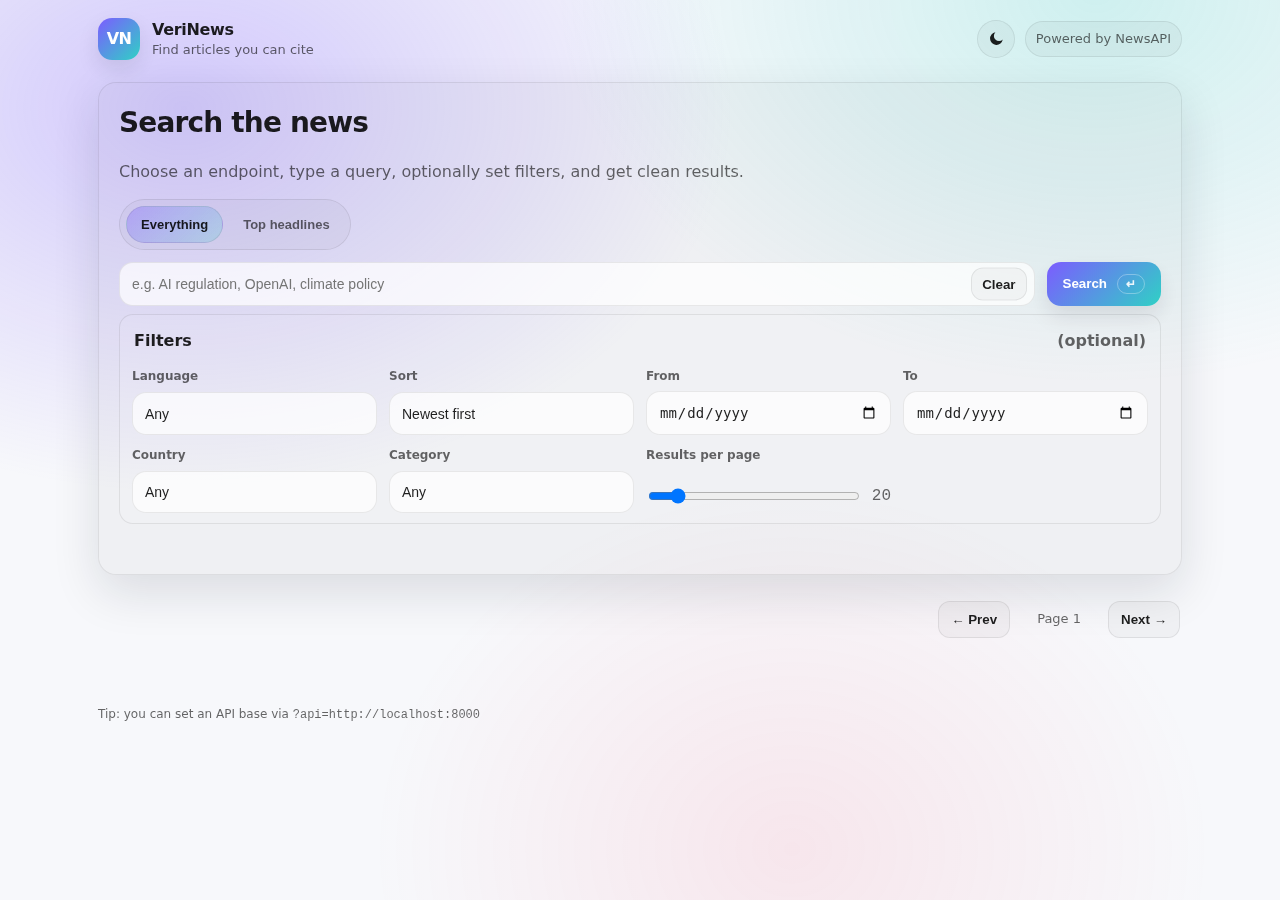
<file: Public/index.html>
<!DOCTYPE html>
<html lang="en">
  <head>
    <meta charset="UTF-8" />
    <meta name="viewport" content="width=device-width, initial-scale=1" />
    <title>VeriNews • Search verified news</title>
    <meta name="description" content="A clean news search UI powered by your Python backend + NewsAPI." />
    <link rel="stylesheet" href="styles.css" />
  </head>
  <body>
    <div class="bg"></div>

    <header class="topbar">
      <div class="brand" aria-label="VeriNews">
        <div class="brand__mark" aria-hidden="true">VN</div>
        <div class="brand__text">
          <div class="brand__name">VeriNews</div>
          <div class="brand__tag">Find articles you can cite</div>
        </div>
      </div>

      <div class="topbar__actions">
        <button class="icon-btn" id="themeToggle" type="button" aria-label="Toggle theme" title="Toggle theme">
          <svg viewBox="0 0 24 24" width="18" height="18" aria-hidden="true">
            <path
              d="M21 12.8A8.5 8.5 0 1 1 11.2 3a6.5 6.5 0 1 0 9.8 9.8Z"
              fill="currentColor"
            />
          </svg>
        </button>
        <a class="pill" href="https://newsapi.org" target="_blank" rel="noreferrer noopener">Powered by NewsAPI</a>
      </div>
    </header>

    <main class="container">
      <section class="search-card" aria-label="Search">
        <div class="search-card__top">
          <h1 class="h1">Search the news</h1>
          <p class="muted">
            Choose an endpoint, type a query, optionally set filters, and get clean results.
          </p>
        </div>

        <div class="controls">
          <div class="segmented" role="tablist" aria-label="Endpoint">
            <button class="segmented__btn is-active" id="tabEverything" type="button" data-endpoint="everything" role="tab" aria-selected="true">
              Everything
            </button>
            <button class="segmented__btn" id="tabTop" type="button" data-endpoint="top-headlines" role="tab" aria-selected="false">
              Top headlines
            </button>
          </div>

          <div class="search-row">
            <div class="search-input">
              <label class="sr-only" for="query">Keywords</label>
              <input
                id="query"
                type="text"
                inputmode="search"
                placeholder="e.g. AI regulation, OpenAI, climate policy"
                autocomplete="off"
              />
              <button id="clearBtn" class="ghost" type="button" aria-label="Clear search" title="Clear">Clear</button>
            </div>
            <button id="searchBtn" class="primary" type="button">
              <span class="primary__text">Search</span>
              <span class="primary__kbd" aria-hidden="true">↵</span>
            </button>
          </div>
        </div>

        <details class="advanced" open>
          <summary>
            <span>Filters</span>
            <span class="muted">(optional)</span>
          </summary>

          <div class="filters" role="group" aria-label="Filters">
            <!-- Everything-only -->
            <div class="field" data-scope="everything">
              <label for="language">Language</label>
              <select id="language">
                <option value="">Any</option>
                <option value="en">English</option>
                <option value="ru">Russian</option>
                <option value="de">German</option>
                <option value="fr">French</option>
                <option value="es">Spanish</option>
                <option value="it">Italian</option>
                <option value="pt">Portuguese</option>
                <option value="nl">Dutch</option>
              </select>
            </div>

            <div class="field" data-scope="everything">
              <label for="sort_by">Sort</label>
              <select id="sort_by">
                <option value="publishedAt" selected>Newest first</option>
                <option value="relevancy">Most relevant</option>
                <option value="popularity">Most popular</option>
              </select>
            </div>

            <div class="field" data-scope="everything">
              <label for="from">From</label>
              <input id="from" type="date" />
            </div>

            <div class="field" data-scope="everything">
              <label for="to">To</label>
              <input id="to" type="date" />
            </div>

            <!-- Top-headlines-only -->
            <div class="field" data-scope="top-headlines" hidden>
              <label for="country">Country</label>
              <select id="country">
                <option value="">Any</option>
                <option value="us">United States</option>
                <option value="gb">United Kingdom</option>
                <option value="nl">Netherlands</option>
                <option value="de">Germany</option>
                <option value="fr">France</option>
                <option value="it">Italy</option>
                <option value="es">Spain</option>
                <option value="ca">Canada</option>
                <option value="au">Australia</option>
                <option value="ru">Russia</option>
                <option value="ua">Ukraine</option>
                <option value="tr">Turkey</option>
              </select>
            </div>

            <div class="field" data-scope="top-headlines" hidden>
              <label for="category">Category</label>
              <select id="category">
                <option value="">Any</option>
                <option value="business">Business</option>
                <option value="entertainment">Entertainment</option>
                <option value="general">General</option>
                <option value="health">Health</option>
                <option value="science">Science</option>
                <option value="sports">Sports</option>
                <option value="technology">Technology</option>
              </select>
            </div>

            <!-- Common -->
            <div class="field">
              <label for="page_size">Results per page</label>
              <div class="range">
                <input id="page_size" type="range" min="10" max="100" step="10" value="20" />
                <output id="pageSizeOut" for="page_size">20</output>
              </div>
            </div>
          </div>
        </details>

        <div class="status" id="status" role="status" aria-live="polite"></div>
      </section>

      <section class="results" aria-label="Results">
        <div class="results-bar">
          <div class="results-meta" id="resultsMeta"></div>
          <div class="pager" aria-label="Pagination">
            <button id="prevPage" class="ghost" type="button">← Prev</button>
            <div class="pager__text" id="pageIndicator">Page 1</div>
            <button id="nextPage" class="ghost" type="button">Next →</button>
          </div>
        </div>

        <div class="grid" id="articles"></div>
      </section>
    </main>

    <footer class="footer">
      <div class="muted">
        Tip: you can set an API base via <span class="mono">?api=http://localhost:8000</span>
      </div>
    </footer>

    <script src="script.js" defer></script>
  </body>
</html>
</file>
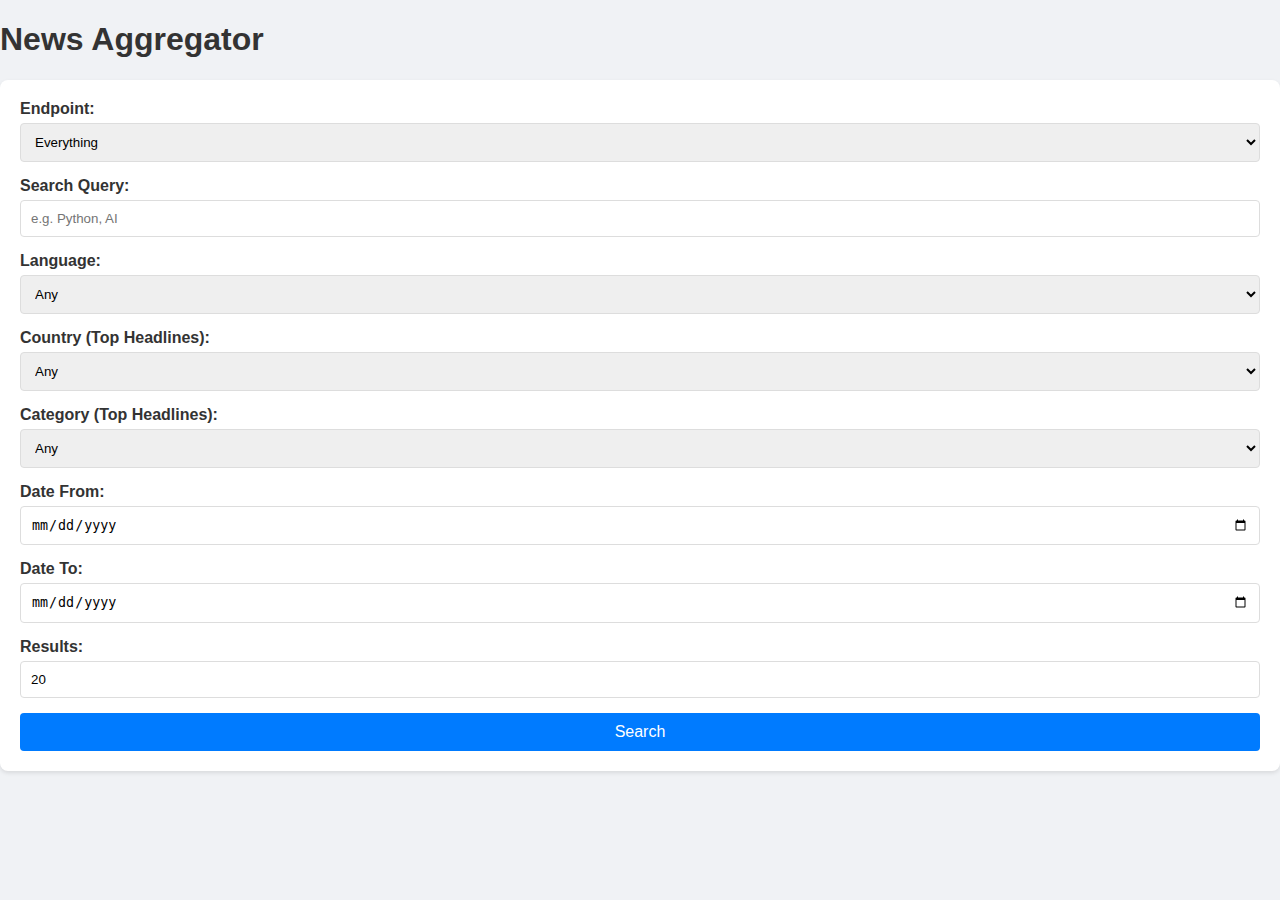
<file: src/index.html>
<!DOCTYPE html>
<html lang="en">
<head>
    <meta charset="UTF-8">
    <title>News Aggregator</title>
    <link rel="stylesheet" href="styles.css">
</head>
<body>
    <h1>News Aggregator</h1>

    <div class="form-container">
        <div class="form-group">
            <label for="endpoint">Endpoint:</label>
            <select id="endpoint">
                <option value="everything">Everything</option>
                <option value="top-headlines">Top Headlines</option>
            </select>
        </div>

        <div class="form-group">
            <label for="query">Search Query:</label>
            <input type="text" id="query" placeholder="e.g. Python, AI">
        </div>

        <div class="form-group">
            <label for="language">Language:</label>
            <select id="language">
                <option value="">Any</option>
                <option value="en">English</option>
                <option value="ru">Russian</option>
                <option value="de">German</option>
                <option value="fr">French</option>
                <option value="es">Spanish</option>
            </select>
        </div>

        <div class="form-group">
            <label for="country">Country (Top Headlines):</label>
            <select id="country">
                <option value="">Any</option>
                <option value="us">United States</option>
                <option value="gb">United Kingdom</option>
                <option value="ru">Russia</option>
                <option value="de">Germany</option>
                <option value="fr">France</option>
            </select>
        </div>

        <div class="form-group">
            <label for="category">Category (Top Headlines):</label>
            <select id="category">
                <option value="">Any</option>
                <option value="business">Business</option>
                <option value="entertainment">Entertainment</option>
                <option value="general">General</option>
                <option value="health">Health</option>
                <option value="science">Science</option>
                <option value="sports">Sports</option>
                <option value="technology">Technology</option>
            </select>
        </div>

        <div class="form-group">
            <label for="from">Date From:</label>
            <input type="date" id="from">
        </div>

        <div class="form-group">
            <label for="to">Date To:</label>
            <input type="date" id="to">
        </div>

        <div class="form-group">
            <label for="page_size">Results:</label>
            <input type="number" id="page_size" value="20" min="1" max="100">
        </div>

        <button id="searchBtn">Search</button>
    </div>

    <div class="articles" id="articles"></div>

    <script src="script.js"></script>
</body>
</html>
</file>
<file: Public/styles.css>
:root {
  --bg: #0b0f16;
  --panel: rgba(255, 255, 255, 0.06);
  --panel-2: rgba(255, 255, 255, 0.10);
  --stroke: rgba(255, 255, 255, 0.10);
  --text: rgba(255, 255, 255, 0.92);
  --muted: rgba(255, 255, 255, 0.66);
  --shadow: 0 16px 50px rgba(0, 0, 0, 0.45);
  --shadow-sm: 0 10px 24px rgba(0, 0, 0, 0.35);
  --radius: 18px;
  --radius-sm: 14px;
  --focus: 0 0 0 4px rgba(124, 92, 255, 0.25);
  --accent: #7c5cff;
  --accent-2: #2fd1c5;
  --danger: #ff4d6d;
  --ok: #2fd1c5;
  --mono: ui-monospace, SFMono-Regular, Menlo, Monaco, Consolas, "Liberation Mono", "Courier New", monospace;
}

/* Light theme */
html[data-theme="light"] {
  --bg: #f7f8fb;
  --panel: rgba(0, 0, 0, 0.03);
  --panel-2: rgba(0, 0, 0, 0.06);
  --stroke: rgba(0, 0, 0, 0.08);
  --text: rgba(0, 0, 0, 0.88);
  --muted: rgba(0, 0, 0, 0.60);
  --shadow: 0 18px 48px rgba(16, 24, 40, 0.12);
  --shadow-sm: 0 10px 22px rgba(16, 24, 40, 0.10);
  --focus: 0 0 0 4px rgba(124, 92, 255, 0.20);
}

* { box-sizing: border-box; }

html, body {
  height: 100%;
}

body {
  margin: 0;
  font-family: ui-sans-serif, system-ui, -apple-system, Segoe UI, Roboto, Helvetica, Arial, "Apple Color Emoji", "Segoe UI Emoji";
  background: var(--bg);
  color: var(--text);
  line-height: 1.45;
  overflow-x: hidden;
}

.bg {
  position: fixed;
  inset: -120px;
  background:
    radial-gradient(1000px 700px at 20% 20%, rgba(124, 92, 255, 0.30), transparent 55%),
    radial-gradient(900px 650px at 80% 10%, rgba(47, 209, 197, 0.20), transparent 60%),
    radial-gradient(700px 600px at 60% 85%, rgba(255, 77, 109, 0.10), transparent 60%);
  filter: blur(0px);
  z-index: -1;
}

.container {
  max-width: 1120px;
  margin: 0 auto;
  padding: 22px 18px 40px;
}

.topbar {
  display: flex;
  align-items: center;
  justify-content: space-between;
  padding: 18px 18px 0;
  max-width: 1120px;
  margin: 0 auto;
}

.brand { display: flex; align-items: center; gap: 12px; }
.brand__mark {
  width: 42px;
  height: 42px;
  border-radius: 14px;
  display: grid;
  place-items: center;
  color: white;
  font-weight: 800;
  letter-spacing: -0.04em;
  background: linear-gradient(135deg, var(--accent), var(--accent-2));
  box-shadow: var(--shadow-sm);
}
.brand__name { font-weight: 800; letter-spacing: -0.02em; }
.brand__tag { color: var(--muted); font-size: 13px; }

.topbar__actions { display: flex; align-items: center; gap: 10px; }

.pill {
  font-size: 13px;
  color: var(--muted);
  border: 1px solid var(--stroke);
  background: var(--panel);
  padding: 8px 10px;
  border-radius: 999px;
  text-decoration: none;
}
.pill:hover { background: var(--panel-2); }

.icon-btn {
  border: 1px solid var(--stroke);
  background: var(--panel);
  color: var(--text);
  width: 38px;
  height: 38px;
  border-radius: 999px;
  cursor: pointer;
  display: grid;
  place-items: center;
}
.icon-btn:hover { background: var(--panel-2); }
.icon-btn:focus-visible { outline: none; box-shadow: var(--focus); }

.search-card {
  background: var(--panel);
  border: 1px solid var(--stroke);
  border-radius: var(--radius);
  padding: 20px;
  box-shadow: var(--shadow);
}

.search-card__top { margin-bottom: 14px; }
.h1 { margin: 0 0 6px; font-size: 28px; letter-spacing: -0.03em; }
.muted { color: var(--muted); }

.controls { display: grid; gap: 12px; }

.segmented {
  display: inline-flex;
  gap: 6px;
  padding: 6px;
  border-radius: 999px;
  background: var(--panel);
  border: 1px solid var(--stroke);
  width: fit-content;
}
.segmented__btn {
  border: 0;
  background: transparent;
  color: var(--muted);
  padding: 10px 14px;
  border-radius: 999px;
  cursor: pointer;
  font-weight: 700;
  font-size: 13px;
}
.segmented__btn.is-active {
  background: linear-gradient(135deg, rgba(124, 92, 255, 0.35), rgba(47, 209, 197, 0.20));
  color: var(--text);
  border: 1px solid var(--stroke);
}
.segmented__btn:focus-visible { outline: none; box-shadow: var(--focus); }

.search-row {
  display: grid;
  grid-template-columns: 1fr auto;
  gap: 12px;
}

.search-input {
  position: relative;
  display: grid;
}

input[type="text"],
input[type="date"],
select {
  appearance: none;
  border: 1px solid var(--stroke);
  border-radius: 14px;
  background: rgba(255, 255, 255, 0.04);
  color: var(--text);
  padding: 12px 12px;
  font-size: 14px;
  outline: none;
}

html[data-theme="light"] input[type="text"],
html[data-theme="light"] input[type="date"],
html[data-theme="light"] select {
  background: rgba(255, 255, 255, 0.70);
}

input[type="text"] { padding-right: 72px; }
input:focus, select:focus { box-shadow: var(--focus); }

label { font-size: 12px; font-weight: 700; color: var(--muted); }

.ghost {
  border: 1px solid var(--stroke);
  background: var(--panel);
  color: var(--text);
  padding: 10px 12px;
  border-radius: 12px;
  cursor: pointer;
  font-weight: 700;
}
.ghost:hover { background: var(--panel-2); }
.ghost:focus-visible { outline: none; box-shadow: var(--focus); }

#clearBtn {
  position: absolute;
  right: 8px;
  top: 50%;
  transform: translateY(-50%);
  padding: 8px 10px;
  border-radius: 12px;
}

.primary {
  border: 0;
  border-radius: 14px;
  padding: 12px 16px;
  font-weight: 800;
  cursor: pointer;
  color: white;
  background: linear-gradient(135deg, var(--accent), var(--accent-2));
  box-shadow: var(--shadow-sm);
  display: inline-flex;
  align-items: center;
  gap: 10px;
}
.primary:hover { transform: translateY(-1px); }
.primary:active { transform: translateY(0px); }
.primary:focus-visible { outline: none; box-shadow: var(--focus); }
.primary__kbd {
  display: inline-flex;
  border: 1px solid rgba(255, 255, 255, 0.35);
  padding: 2px 8px;
  border-radius: 999px;
  font-size: 12px;
  opacity: 0.9;
}

.advanced {
  margin-top: 8px;
  border-radius: 14px;
  border: 1px solid var(--stroke);
  background: rgba(255, 255, 255, 0.03);
  padding: 10px 12px;
}
.advanced > summary {
  cursor: pointer;
  display: flex;
  align-items: center;
  justify-content: space-between;
  list-style: none;
  font-weight: 800;
  padding: 4px 2px;
}
.advanced > summary::-webkit-details-marker { display: none; }

.filters {
  margin-top: 12px;
  display: grid;
  grid-template-columns: repeat(12, 1fr);
  gap: 12px;
}

.field {
  display: grid;
  gap: 6px;
  grid-column: span 3;
}

.range {
  display: flex;
  align-items: center;
  gap: 10px;
}
input[type="range"] { width: 100%; }
output { font-family: var(--mono); color: var(--muted); }

.status {
  margin-top: 12px;
  min-height: 18px;
  font-size: 13px;
}
.status.is-error { color: var(--danger); }
.status.is-ok { color: var(--ok); }

.results {
  margin-top: 16px;
}

.results-bar {
  display: flex;
  align-items: center;
  justify-content: space-between;
  gap: 10px;
  padding: 10px 2px;
}

.results-meta { color: var(--muted); font-size: 13px; }
.pager { display: inline-flex; align-items: center; gap: 10px; }
.pager__text { color: var(--muted); font-size: 13px; min-width: 78px; text-align: center; }

.grid {
  display: grid;
  grid-template-columns: repeat(3, minmax(0, 1fr));
  gap: 12px;
}

.card {
  border: 1px solid var(--stroke);
  border-radius: var(--radius-sm);
  background: var(--panel);
  box-shadow: var(--shadow-sm);
  overflow: hidden;
  display: grid;
  grid-template-rows: 160px auto;
}

.card__media {
  background:
    radial-gradient(400px 200px at 30% 30%, rgba(124, 92, 255, 0.25), transparent 60%),
    radial-gradient(350px 240px at 80% 20%, rgba(47, 209, 197, 0.18), transparent 65%),
    linear-gradient(135deg, rgba(255, 255, 255, 0.10), rgba(255, 255, 255, 0.02));
}

.card__media img {
  width: 100%;
  height: 100%;
  object-fit: cover;
  display: block;
}

.card__body {
  padding: 12px 12px 14px;
  display: grid;
  gap: 10px;
}

.card__title {
  margin: 0;
  font-size: 15px;
  letter-spacing: -0.01em;
  line-height: 1.25;
}

.card__title a {
  color: var(--text);
  text-decoration: none;
}
.card__title a:hover { text-decoration: underline; }

.card__meta {
  display: flex;
  align-items: center;
  justify-content: space-between;
  gap: 8px;
  color: var(--muted);
  font-size: 12px;
}

.chip {
  border: 1px solid var(--stroke);
  background: rgba(255, 255, 255, 0.04);
  padding: 4px 8px;
  border-radius: 999px;
  font-size: 12px;
  color: var(--muted);
}

.card__desc {
  margin: 0;
  color: var(--muted);
  font-size: 13px;
  display: -webkit-box;
  -webkit-line-clamp: 3;
  -webkit-box-orient: vertical;
  overflow: hidden;
}

.card__actions {
  display: flex;
  gap: 10px;
  align-items: center;
}

.link-btn {
  text-decoration: none;
  color: var(--text);
  border: 1px solid var(--stroke);
  background: rgba(255, 255, 255, 0.04);
  padding: 10px 12px;
  border-radius: 12px;
  font-weight: 800;
  font-size: 13px;
}
.link-btn:hover { background: var(--panel-2); }
.link-btn:focus-visible { outline: none; box-shadow: var(--focus); }

.footer {
  max-width: 1120px;
  margin: 0 auto;
  padding: 18px;
  color: var(--muted);
  font-size: 12px;
}

.mono { font-family: var(--mono); }

.sr-only {
  position: absolute;
  width: 1px;
  height: 1px;
  padding: 0;
  margin: -1px;
  overflow: hidden;
  clip: rect(0, 0, 0, 0);
  white-space: nowrap;
  border: 0;
}

/* Skeleton loading */
.skeleton .card__media,
.skeleton .card__title,
.skeleton .card__desc,
.skeleton .chip,
.skeleton .link-btn {
  position: relative;
  overflow: hidden;
  background: rgba(255, 255, 255, 0.06);
  color: transparent;
  border-color: transparent;
}
.skeleton .card__title,
.skeleton .card__desc { border-radius: 10px; }
.skeleton .card__title { height: 18px; }
.skeleton .card__desc { height: 48px; }
.skeleton .link-btn { height: 36px; }

.skeleton .card__media::after,
.skeleton .card__title::after,
.skeleton .card__desc::after,
.skeleton .chip::after,
.skeleton .link-btn::after {
  content: "";
  position: absolute;
  inset: 0;
  transform: translateX(-100%);
  background: linear-gradient(
    90deg,
    transparent,
    rgba(255, 255, 255, 0.14),
    transparent
  );
  animation: shimmer 1.2s infinite;
}

@keyframes shimmer {
  100% { transform: translateX(100%); }
}

@media (max-width: 980px) {
  .grid { grid-template-columns: repeat(2, minmax(0, 1fr)); }
  .field { grid-column: span 6; }
}

@media (max-width: 640px) {
  .topbar { padding: 14px 14px 0; }
  .container { padding: 18px 14px 32px; }
  .search-row { grid-template-columns: 1fr; }
  .primary { justify-content: space-between; }
  .grid { grid-template-columns: 1fr; }
  .field { grid-column: span 12; }
  .results-bar { flex-direction: column; align-items: flex-start; }
}

@media (prefers-reduced-motion: reduce) {
  .primary:hover { transform: none; }
  .primary:active { transform: none; }
  .skeleton *::after { animation: none; }
}
</file>
<file: src/styles.css>
body {
    font-family: -apple-system, BlinkMacSystemFont, "Segoe UI", Roboto, Oxygen-Sans, Ubuntu, Cantarell, "Helvetica Neue", sans-serif;
    margin: 0;
    background-color: #f0f2f5;
    color: #333;
}

header {
    background-color: #fff;
    padding: 20px;
    text-align: center;
    border-bottom: 1px solid #ddd;
}

.container {
    display: flex;
    flex-wrap: wrap;
    padding: 20px;
    gap: 20px;
}

.form-container {
    background-color: #fff;
    padding: 20px;
    border-radius: 8px;
    box-shadow: 0 2px 4px rgba(0,0,0,0.1);
    flex: 1;
    min-width: 300px;
}

.articles-container {
    flex: 2;
    min-width: 300px;
}

.form-group {
    margin-bottom: 15px;
}

label {
    display: block;
    margin-bottom: 5px;
    font-weight: 600;
}

input[type="text"],
input[type="date"],
input[type="number"],
select {
    width: 100%;
    padding: 10px;
    border-radius: 4px;
    border: 1px solid #ddd;
    box-sizing: border-box;
}

button {
    width: 100%;
    padding: 10px;
    border: none;
    border-radius: 4px;
    background-color: #007bff;
    color: white;
    font-size: 16px;
    cursor: pointer;
    transition: background-color 0.2s;
}

button:hover {
    background-color: #0056b3;
}

.articles {
    display: flex;
    flex-direction: column;
    gap: 20px;
}

.article {
    background-color: #fff;
    padding: 20px;
    border-radius: 8px;
    box-shadow: 0 2px 4px rgba(0,0,0,0.1);
    display: flex;
    gap: 20px;
}

.article img {
    width: 150px;
    height: 150px;
    object-fit: cover;
    border-radius: 4px;
}

.article-content {
    flex: 1;
}

.article a {
    text-decoration: none;
    color: #007bff;
    font-size: 20px;
    font-weight: 600;
}

.article a:hover {
    text-decoration: underline;
}

footer {
    text-align: center;
    padding: 20px;
    margin-top: 20px;
    border-top: 1px solid #ddd;
    background-color: #fff;
}

.loader {
    border: 4px solid #f3f3f3;
    border-radius: 50%;
    border-top: 4px solid #3498db;
    width: 40px;
    height: 40px;
    animation: spin 2s linear infinite;
    margin: 20px auto;
}

@keyframes spin {
    0% { transform: rotate(0deg); }
    100% { transform: rotate(360deg); }
}
</file>
